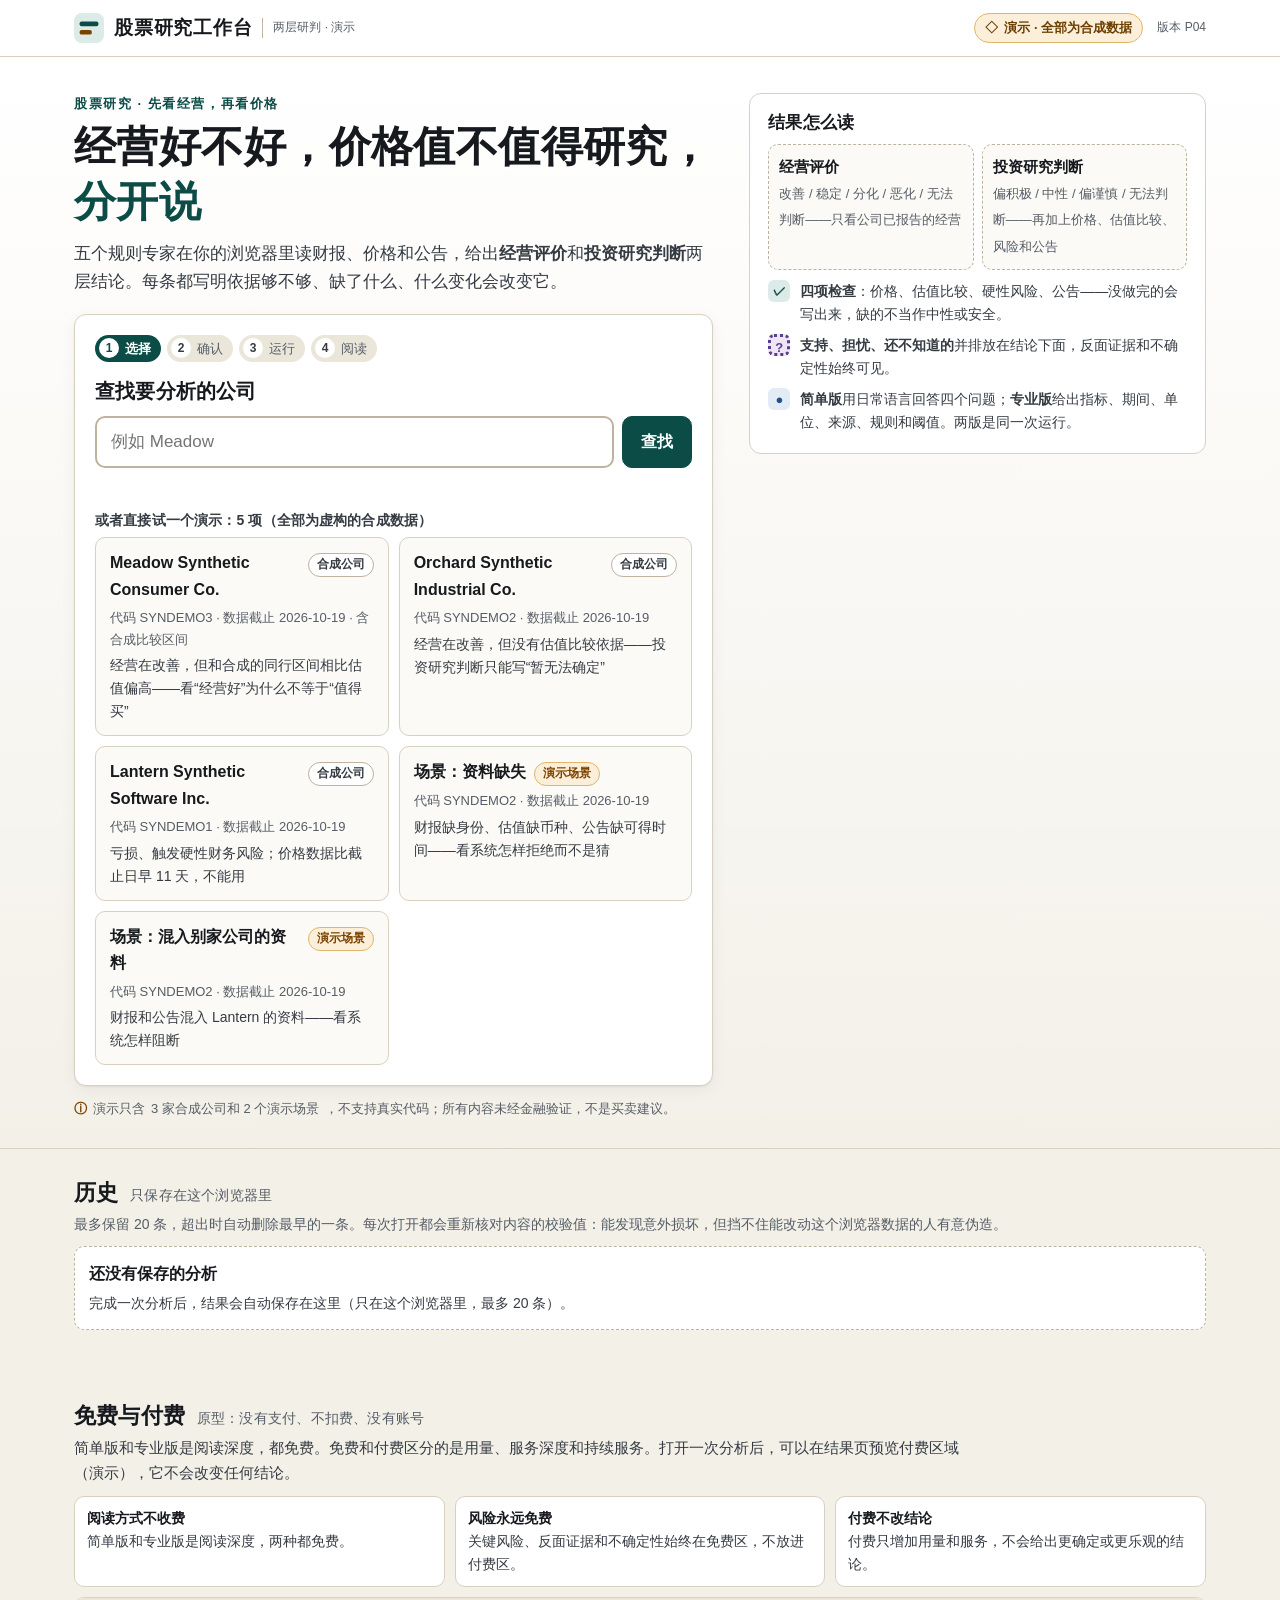
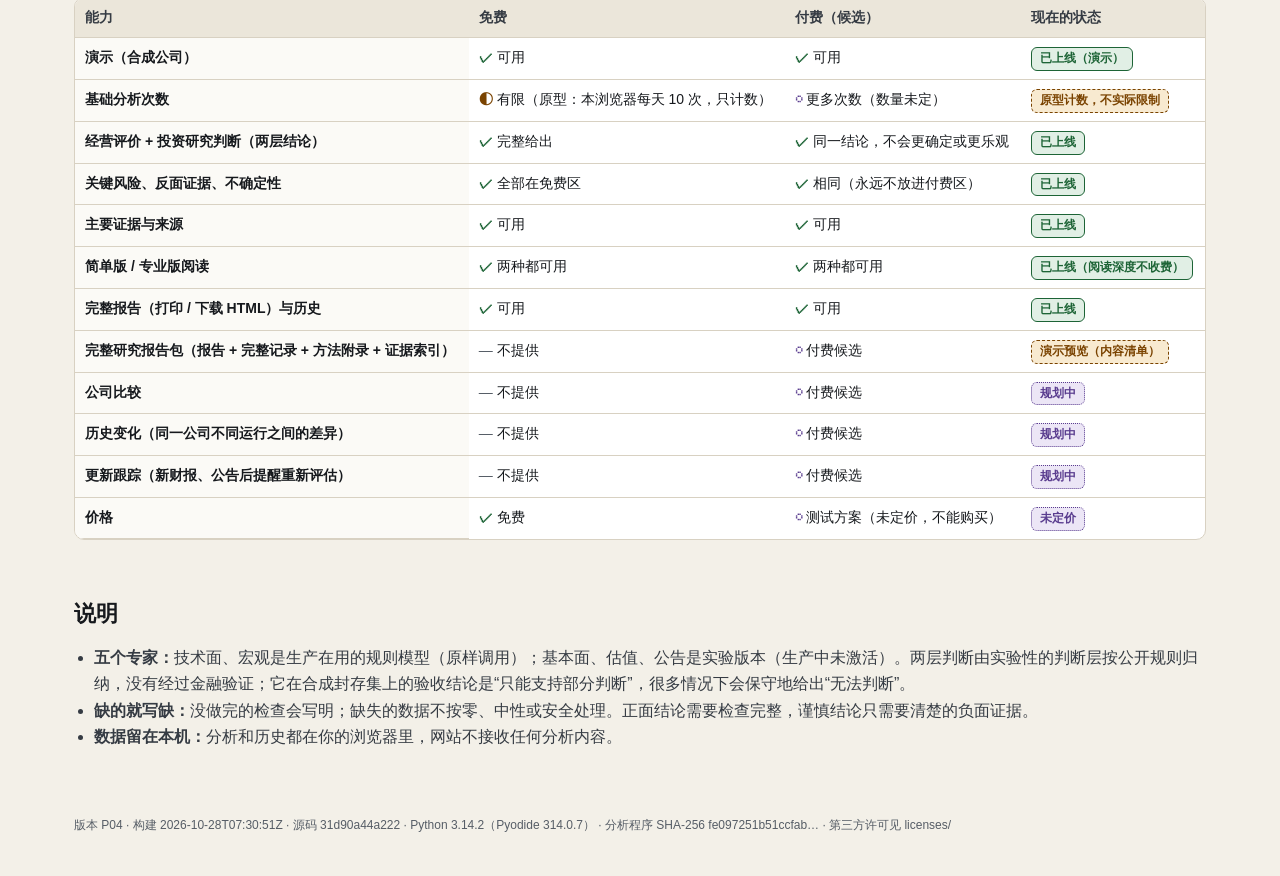
<file: index.html>
<!doctype html>
<html lang="zh-CN">
<head>
<meta charset="utf-8">
<meta name="viewport" content="width=device-width, initial-scale=1">
<meta http-equiv="Content-Security-Policy" content="default-src 'self'; script-src 'self' 'wasm-unsafe-eval'; worker-src 'self'; connect-src 'self'; img-src 'self' data:; style-src 'self'; object-src 'none'; base-uri 'none'; form-action 'none'">
<meta name="referrer" content="no-referrer">
<meta name="color-scheme" content="light dark">
<meta name="description" content="演示：五个规则专家在你的浏览器里分析合成公司数据，给出经营评价和投资研究判断两层结论，并写明依据够不够、缺了什么。不是买卖建议。">
<title>股票研究工作台 · 演示</title>
<link rel="stylesheet" href="style.css">
</head>
<body data-view="start" data-step="choose">
<a class="skip" href="#main">跳到主要内容</a>
<header class="mast">
  <div class="wrap mast-in">
    <a class="logo" href="./" aria-label="股票研究工作台 首页">
      <svg class="logo-mark" viewBox="0 0 32 32" aria-hidden="true" focusable="false"><rect class="lm-bg" x="0" y="0" width="32" height="32" rx="8"/><rect class="lm-a" x="6" y="9" width="20" height="5" rx="2"/><rect class="lm-b" x="6" y="18" width="13" height="5" rx="2"/></svg>
      <span class="logo-text">股票研究工作台</span><span class="logo-sub">两层研判 · 演示</span>
    </a>
    <span class="flag flag-syn"><span aria-hidden="true">◇</span>演示 · 全部为合成数据</span>
    <span class="ver" id="ver">版本加载中…</span>
  </div>
</header>
<p id="live" class="sr-only" aria-live="polite"></p>

<main id="main" tabindex="-1">
<div id="view-home">
  <section class="hero" id="hero">
    <div class="wrap hero-grid">
      <div class="hero-main">
        <p class="eyebrow">股票研究 · 先看经营，再看价格</p>
        <h1>经营好不好，价格值不值得研究，<em>分开说</em></h1>
        <p class="lede">五个规则专家在你的浏览器里读财报、价格和公告，给出<b>经营评价</b>和<b>投资研究判断</b>两层结论。<span class="lede-more">每条都写明依据够不够、缺了什么、什么变化会改变它。</span></p>

        <div class="panel" id="workflow">
          <ol class="stepper" id="stepper" aria-label="分析步骤">
            <li data-n="1"><span class="sn" aria-hidden="true">1</span>选择</li>
            <li data-n="2"><span class="sn" aria-hidden="true">2</span>确认</li>
            <li data-n="3"><span class="sn" aria-hidden="true">3</span>运行</li>
            <li data-n="4"><span class="sn" aria-hidden="true">4</span>阅读</li>
          </ol>

          <div id="step-choose">
            <h2 id="choose-title" class="panel-title">查找要分析的公司</h2>
            <form id="search-form" autocomplete="off" role="search" aria-label="查找公司">
              <label for="q" class="lbl sr-only">公司名称或代码</label>
              <div class="field">
                <input id="q" maxlength="60" placeholder="例如 Meadow" aria-label="公司名称或代码" aria-describedby="match-msg" spellcheck="false">
                <button type="submit" class="btn">查找</button>
              </div>
            </form>
            <p id="match-msg" class="match-msg" role="status" aria-live="polite"></p>
            <h3 class="list-title" id="cases-title">或者直接试一个演示：<span id="cases-n"></span>（全部为虚构的合成数据）</h3>
            <ul id="cases" class="cases" aria-labelledby="cases-title"></ul>
          </div>

          <div id="step-confirm" hidden>
            <h2 id="confirm-title" class="panel-title">确认要分析的对象</h2>
            <div id="confirm-box"></div>
            <p id="confirm-note" class="note" role="status"></p>
            <div class="row">
              <button type="button" id="btn-analyze" class="btn btn-lg">开始分析</button>
              <button type="button" id="btn-back" class="btn ghost">换一个</button>
            </div>
          </div>

          <div id="step-run" hidden>
            <h2 id="run-title" class="panel-title">正在分析</h2>
            <div class="progress" aria-hidden="true"><span></span></div>
            <ol id="stages" class="stages"></ol>
            <p class="run-facts"><span id="run-elapsed"></span><span id="run-net"></span></p>
            <p class="help">分析在你的浏览器里运行，不上传任何内容。百分比无法如实估计，所以这里只显示真实的阶段、用时和已传输的数据量。首次需要下载约 15 MB 的运行环境，之后由浏览器缓存。</p>
            <p id="run-live" class="sr-only" aria-live="polite"></p>
            <div class="row"><button type="button" id="btn-cancel" class="btn ghost">取消</button></div>
          </div>

          <div id="step-error" hidden>
            <h2 id="error-title" class="panel-title">没有完成</h2>
            <p id="error-text" class="err-text" role="alert"></p>
            <p class="help">已保存的历史不受影响。</p>
            <div class="row">
              <button type="button" id="btn-retry" class="btn">重试</button>
              <button type="button" id="btn-error-back" class="btn ghost">返回</button>
            </div>
          </div>
        </div>
        <p class="limits-note">演示只含 <span id="scope-n">几家合成公司</span>，不支持真实代码；所有内容未经金融验证，不是买卖建议。</p>
      </div>

      <aside class="hero-side" aria-labelledby="explain-title">
        <div class="explain">
          <h2 id="explain-title">结果怎么读</h2>
          <div class="ex-layers">
            <div class="ex-layer"><b>经营评价</b><span>改善 / 稳定 / 分化 / 恶化 / 无法判断——只看公司已报告的经营</span></div>
            <div class="ex-layer"><b>投资研究判断</b><span>偏积极 / 中性 / 偏谨慎 / 无法判断——再加上价格、估值比较、风险和公告</span></div>
          </div>
          <ul class="ex-list">
            <li><span class="ico k-rule" aria-hidden="true">✓</span><span><b>四项检查</b>：价格、估值比较、硬性风险、公告——没做完的会写出来，缺的不当作中性或安全。</span></li>
            <li><span class="ico k-unk" aria-hidden="true">?</span><span><b>支持、担忧、还不知道的</b>并排放在结论下面，反面证据和不确定性始终可见。</span></li>
            <li><span class="ico k-fact" aria-hidden="true">●</span><span><b>简单版</b>用日常语言回答四个问题；<b>专业版</b>给出指标、期间、单位、来源、规则和阈值。两版是同一次运行。</span></li>
          </ul>
        </div>
      </aside>
    </div>
  </section>

  <section id="result-view" class="result" hidden></section>

  <section class="wrap block" id="history-box" aria-labelledby="hist-title">
    <div class="block-head">
      <h2 id="hist-title" tabindex="-1">历史 <span class="sub">只保存在这个浏览器里</span></h2>
      <span id="hist-count" class="count"></span>
    </div>
    <p class="help">最多保留 <span id="hist-max"></span> 条，超出时自动删除最早的一条。每次打开都会重新核对内容的校验值：能发现意外损坏，但挡不住能改动这个浏览器数据的人有意伪造。</p>
    <p id="hist-lock" class="note" hidden>分析进行中：完成或取消后才能打开或删除历史记录。</p>
    <p id="hist-msg" class="note" role="status"></p>
    <ul id="history" class="hist"></ul>
    <div class="row" id="clear-row">
      <button type="button" id="btn-clear" class="btn ghost btn-sm" data-lock hidden>清空历史</button>
      <span id="clear-confirm" hidden>
        <span class="note">确定删除全部 <span id="clear-n"></span> 条记录？不能撤销。</span>
        <button type="button" id="btn-clear-yes" class="btn danger btn-sm" data-lock>确定清空</button>
        <button type="button" id="btn-clear-no" class="btn ghost btn-sm">取消</button>
      </span>
    </div>
  </section>

  <section class="wrap block" id="plans-home" aria-labelledby="plans-home-title">
    <div class="block-head"><h2 id="plans-home-title">免费与付费 <span class="sub">原型：没有支付、不扣费、没有账号</span></h2></div>
    <p class="plan-intro">简单版和专业版是阅读深度，都免费。免费和付费区分的是用量、服务深度和持续服务。打开一次分析后，可以在结果页预览付费区域（演示），它不会改变任何结论。</p>
    <div id="plans-home-body"></div>
  </section>

  <section class="wrap block about" id="about" aria-labelledby="about-title">
    <h2 id="about-title">说明</h2>
    <ul>
      <li><b>五个专家：</b>技术面、宏观是生产在用的规则模型（原样调用）；基本面、估值、公告是实验版本（生产中未激活）。两层判断由实验性的判断层按公开规则归纳，没有经过金融验证；它在合成封存集上的验收结论是“只能支持部分判断”，很多情况下会保守地给出“无法判断”。</li>
      <li><b>缺的就写缺：</b>没做完的检查会写明；缺失的数据不按零、中性或安全处理。正面结论需要检查完整，谨慎结论只需要清楚的负面证据。</li>
      <li><b>数据留在本机：</b>分析和历史都在你的浏览器里，网站不接收任何分析内容。</li>
    </ul>
  </section>
</div>

<div id="view-report" class="wrap" hidden></div>
</main>

<footer class="foot wrap" id="foot"></footer>
<script src="app.js" type="module"></script>
</body>
</html>
</file>
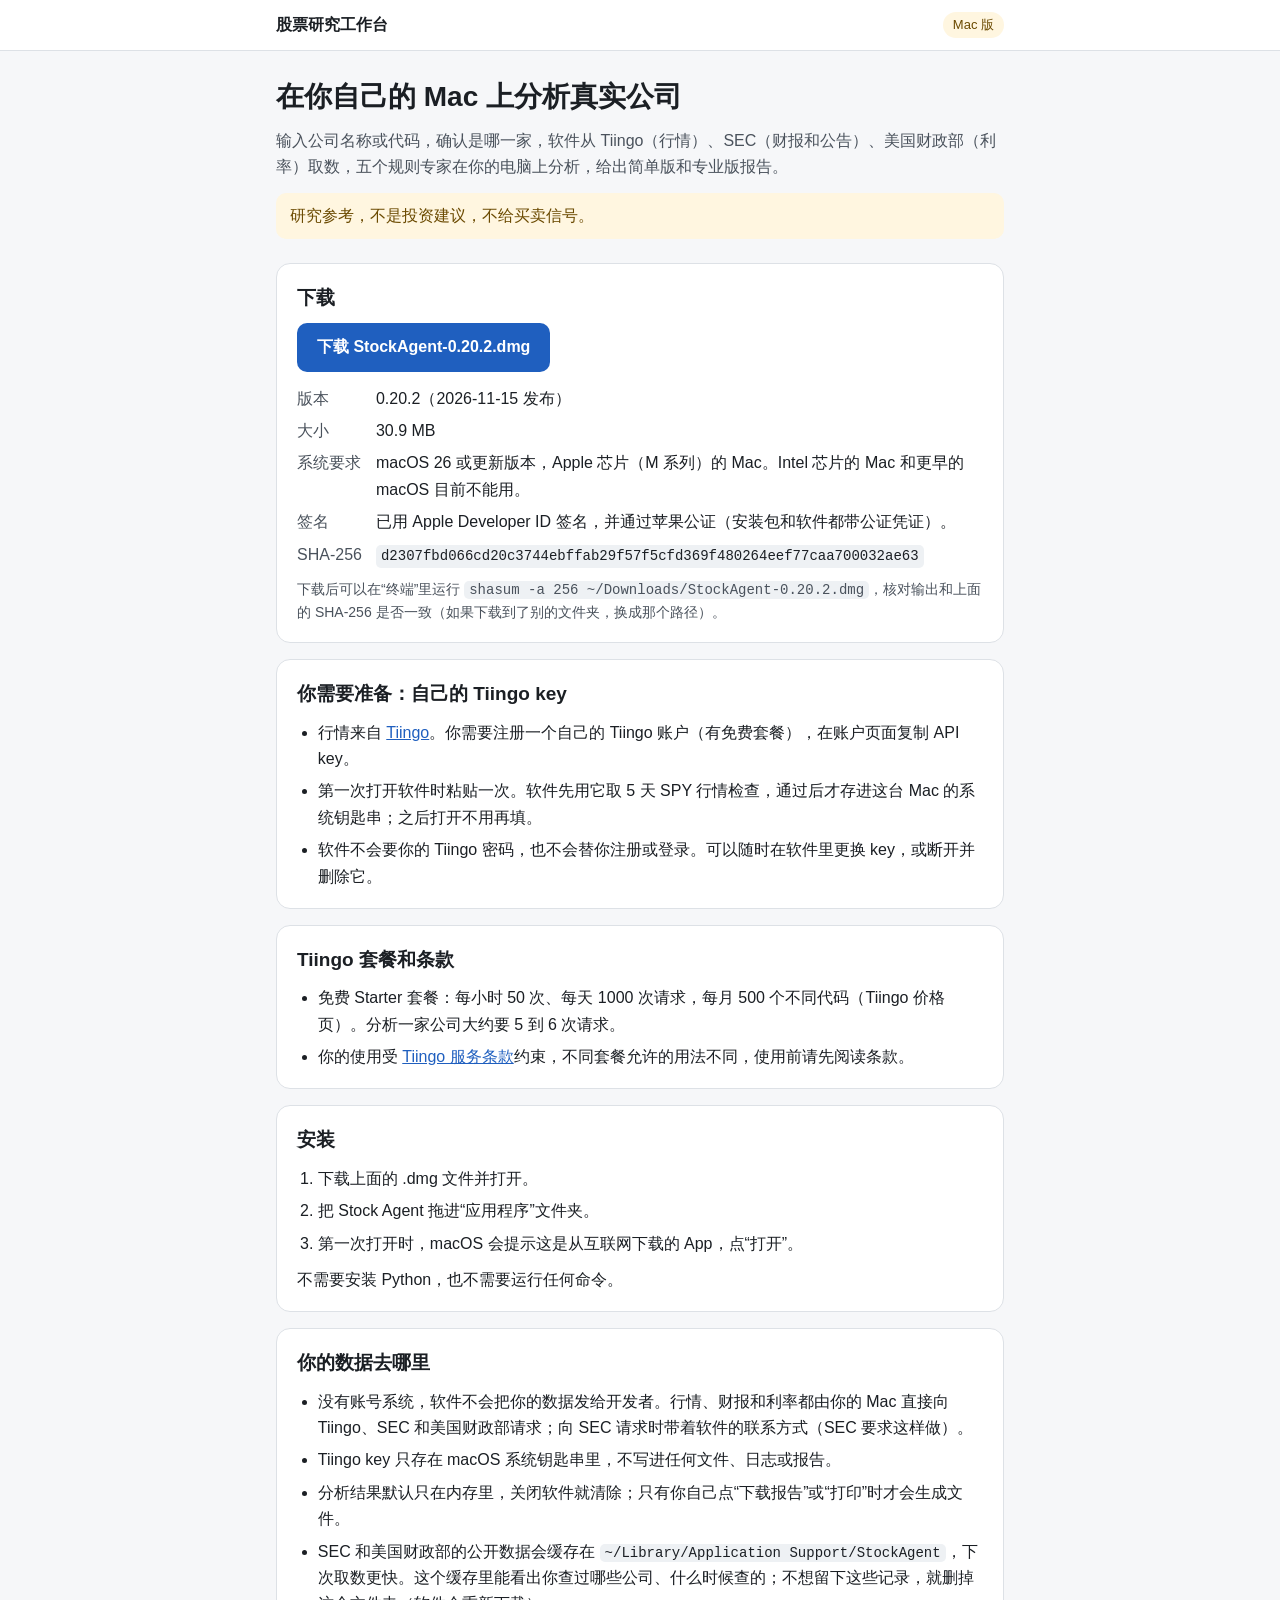
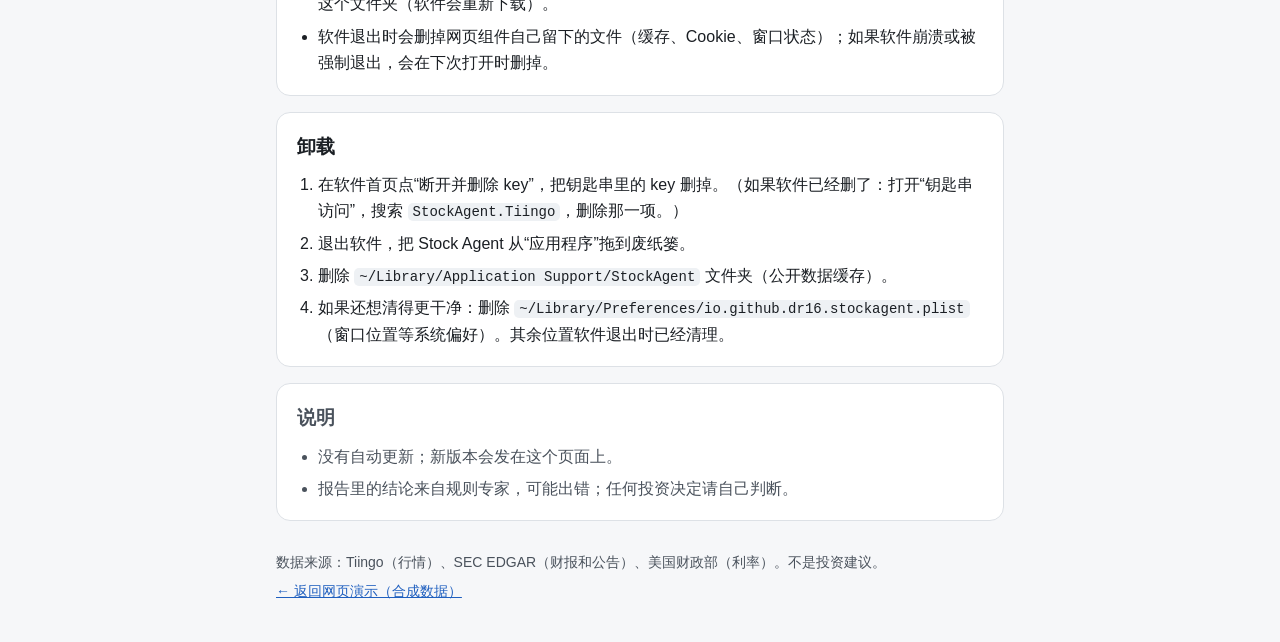
<file: download/index.html>
<!doctype html>
<html lang="zh-CN">
<head>
<meta charset="utf-8">
<meta name="viewport" content="width=device-width, initial-scale=1">
<meta http-equiv="Content-Security-Policy" content="default-src 'none'; style-src 'self'; img-src 'self' data:; base-uri 'none'; form-action 'none'">
<meta name="referrer" content="no-referrer">
<meta name="color-scheme" content="light dark">
<meta name="description" content="股票研究工作台 Mac 版：在你自己的 Mac 上用你自己的 Tiingo key 取数，五个规则专家在本机分析。研究参考，不是投资建议。">
<title>Mac 版下载 · 股票研究工作台</title>
<link rel="stylesheet" href="download.css">
</head>
<body>
<header class="mast">
  <div class="wrap mast-in">
    <a class="logo" href="../">股票研究工作台</a>
    <span class="flag">Mac 版</span>
  </div>
</header>

<main class="wrap">
  <section class="intro">
    <h1>在你自己的 Mac 上分析真实公司</h1>
    <p class="lede">输入公司名称或代码，确认是哪一家，软件从 Tiingo（行情）、SEC（财报和公告）、美国财政部（利率）取数，五个规则专家在你的电脑上分析，给出简单版和专业版报告。</p>
    <p class="warn">研究参考，不是投资建议，不给买卖信号。</p>
  </section>

  <section class="card download" aria-labelledby="dl-title">
    <h2 id="dl-title">下载</h2>
    <p><a class="btn" href="https://github.com/DR-16/stock-agent-demo/releases/download/mac-0.20.2/StockAgent-0.20.2.dmg">下载 StockAgent-0.20.2.dmg</a></p>
    <dl class="facts">
      <dt>版本</dt><dd>0.20.2（2026-11-15 发布）</dd>
      <dt>大小</dt><dd>30.9 MB</dd>
      <dt>系统要求</dt><dd>macOS 26 或更新版本，Apple 芯片（M 系列）的 Mac。Intel 芯片的 Mac 和更早的 macOS 目前不能用。</dd>
      <dt>签名</dt><dd>已用 Apple Developer ID 签名，并通过苹果公证（安装包和软件都带公证凭证）。</dd>
      <dt>SHA-256</dt><dd><code class="hash">d2307fbd066cd20c3744ebffab29f57f5cfd369f480264eef77caa700032ae63</code></dd>
    </dl>
    <p class="small">下载后可以在“终端”里运行 <code>shasum -a 256 ~/Downloads/StockAgent-0.20.2.dmg</code>，核对输出和上面的 SHA-256 是否一致（如果下载到了别的文件夹，换成那个路径）。</p>
  </section>

  <section class="card">
    <h2>你需要准备：自己的 Tiingo key</h2>
    <ul>
      <li>行情来自 <a href="https://www.tiingo.com/" rel="noreferrer">Tiingo</a>。你需要注册一个自己的 Tiingo 账户（有免费套餐），在账户页面复制 API key。</li>
      <li>第一次打开软件时粘贴一次。软件先用它取 5 天 SPY 行情检查，通过后才存进这台 Mac 的系统钥匙串；之后打开不用再填。</li>
      <li>软件不会要你的 Tiingo 密码，也不会替你注册或登录。可以随时在软件里更换 key，或断开并删除它。</li>
    </ul>
  </section>

  <section class="card">
    <h2>Tiingo 套餐和条款</h2>
    <ul>
      <li>免费 Starter 套餐：每小时 50 次、每天 1000 次请求，每月 500 个不同代码（Tiingo 价格页）。分析一家公司大约要 5 到 6 次请求。</li>
      <li>你的使用受 <a href="https://www.tiingo.com/tos/" rel="noreferrer">Tiingo 服务条款</a>约束，不同套餐允许的用法不同，使用前请先阅读条款。</li>
    </ul>
  </section>

  <section class="card">
    <h2>安装</h2>
    <ol>
      <li>下载上面的 .dmg 文件并打开。</li>
      <li>把 Stock Agent 拖进“应用程序”文件夹。</li>
      <li>第一次打开时，macOS 会提示这是从互联网下载的 App，点“打开”。</li>
    </ol>
    <p>不需要安装 Python，也不需要运行任何命令。</p>
  </section>

  <section class="card">
    <h2>你的数据去哪里</h2>
    <ul>
      <li>没有账号系统，软件不会把你的数据发给开发者。行情、财报和利率都由你的 Mac 直接向 Tiingo、SEC 和美国财政部请求；向 SEC 请求时带着软件的联系方式（SEC 要求这样做）。</li>
      <li>Tiingo key 只存在 macOS 系统钥匙串里，不写进任何文件、日志或报告。</li>
      <li>分析结果默认只在内存里，关闭软件就清除；只有你自己点“下载报告”或“打印”时才会生成文件。</li>
      <li>SEC 和美国财政部的公开数据会缓存在 <code>~/Library/Application Support/StockAgent</code>，下次取数更快。这个缓存里能看出你查过哪些公司、什么时候查的；不想留下这些记录，就删掉这个文件夹（软件会重新下载）。</li>
      <li>软件退出时会删掉网页组件自己留下的文件（缓存、Cookie、窗口状态）；如果软件崩溃或被强制退出，会在下次打开时删掉。</li>
    </ul>
  </section>

  <section class="card">
    <h2>卸载</h2>
    <ol>
      <li>在软件首页点“断开并删除 key”，把钥匙串里的 key 删掉。（如果软件已经删了：打开“钥匙串访问”，搜索 <code>StockAgent.Tiingo</code>，删除那一项。）</li>
      <li>退出软件，把 Stock Agent 从“应用程序”拖到废纸篓。</li>
      <li>删除 <code>~/Library/Application Support/StockAgent</code> 文件夹（公开数据缓存）。</li>
      <li>如果还想清得更干净：删除 <code>~/Library/Preferences/io.github.dr16.stockagent.plist</code>（窗口位置等系统偏好）。其余位置软件退出时已经清理。</li>
    </ol>
  </section>

  <section class="card muted">
    <h2>说明</h2>
    <ul>
      <li>没有自动更新；新版本会发在这个页面上。</li>
      <li>报告里的结论来自规则专家，可能出错；任何投资决定请自己判断。</li>
    </ul>
  </section>
</main>

<footer class="foot wrap">
  <p>数据来源：Tiingo（行情）、SEC EDGAR（财报和公告）、美国财政部（利率）。不是投资建议。</p>
  <p><a href="../">← 返回网页演示（合成数据）</a></p>
</footer>
</body>
</html>
</file>
<file: style.css>
/* Q15 research workbench - shared by the demo page (site/) and the local real-trial page (local_site_q15/real/, byte copy).
   Tokens first (light, then dark). Every text colour pair is meant to reach WCAG AA (4.5:1); the browser check computes the ratios on the page.
   Status is never colour alone: every status carries an icon shape and a word. No external fonts (the CSP allows none), no inline styles. */
:root {
  --paper: #f3f0e8; --surface: #ffffff; --sunk: #ebe6da; --raise: #fbfaf6;
  --ink: #16191d; --ink-2: #353b43; --muted: #565d66; --line: #d8d1c2; --line-2: #bdb39e;
  --brand: #0c4c47; --brand-2: #083a36; --brand-soft: #dcebe8; --brand-ink: #ffffff; --focus: #1d5fd1;
  --fact: #1f4f8c; --fact-soft: #e3ebf6; --rule: #0c4c47; --rule-soft: #dcebe8; --assume: #7a4300; --assume-soft: #f8ead0; --unk: #5a3d8f; --unk-soft: #ece6f6;
  --ok: #1d6436; --ok-soft: #e1efe5; --warn: #7a4300; --warn-soft: #f8ead0; --bad: #982a20; --bad-soft: #f6e0dc; --na: #4c535c; --na-soft: #e8e5df;
  --chart-bar: #9fc3bd; --chart-bar-line: #0c4c47; --chart-line: #7a4300; --chart-grid: #ddd6c8; --chart-area: #dcebe8; --chart-range: #c9d9ec; --chart-range-line: #1f4f8c;
  --syn: #6b3f00; --syn-soft: #fbefd9; --syn-line: #e0b768;
  --real: #7f1d1d; --real-soft: #fde8e4; --real-line: #e2a49b;
  --shadow: 0 1px 2px rgba(22, 25, 29, .06), 0 4px 16px rgba(22, 25, 29, .05);
  --r: 12px; --r-sm: 8px;
  --serif: "Songti SC", "Noto Serif SC", "Source Han Serif SC", "STSong", Georgia, serif;
  --sans: -apple-system, BlinkMacSystemFont, "Segoe UI", "PingFang SC", "Hiragino Sans GB", "Microsoft YaHei", "Noto Sans SC", sans-serif;
  --mono: ui-monospace, "SF Mono", Menlo, Consolas, monospace;
  color-scheme: light;
}
@media (prefers-color-scheme: dark) {
  :root {
    --paper: #121416; --surface: #1b1e22; --sunk: #23272c; --raise: #1f2327;
    --ink: #eceae4; --ink-2: #d2d0c9; --muted: #a9adb3; --line: #34393f; --line-2: #4a5058;
    --brand: #7fcfc4; --brand-2: #a6e0d7; --brand-soft: #1d3633; --brand-ink: #0c1615; --focus: #8cb4ff;
    --fact: #9cc0f2; --fact-soft: #1d2a3b; --rule: #7fcfc4; --rule-soft: #1d3633; --assume: #f0c27a; --assume-soft: #3a2c15; --unk: #c8b5f2; --unk-soft: #2c2540;
    --ok: #8fd6a4; --ok-soft: #1b3324; --warn: #f0c27a; --warn-soft: #3a2c15; --bad: #f4a69b; --bad-soft: #3d1f1b; --na: #c2c6cc; --na-soft: #2a2e33;
    --chart-bar: #2f5e58; --chart-bar-line: #7fcfc4; --chart-line: #f0c27a; --chart-grid: #343a40; --chart-area: #1d3633; --chart-range: #2a3d58; --chart-range-line: #9cc0f2;
    --syn: #f3cf8f; --syn-soft: #33270f; --syn-line: #7a5a1c;
    --real: #ffb4a8; --real-soft: #3b1714; --real-line: #7a3229;
    --shadow: 0 1px 2px rgba(0, 0, 0, .4);
    color-scheme: dark;
  }
}

* { box-sizing: border-box; }
html { -webkit-text-size-adjust: 100%; }
body { margin: 0; background: var(--paper); color: var(--ink); font: 16px/1.65 var(--sans); }
h1, h2, h3 { font-family: var(--serif); line-height: 1.3; margin: 0; letter-spacing: .01em; }
p { margin: 0 0 .6em; }
a { color: var(--brand); }
button, input { font: inherit; }
:focus-visible { outline: 3px solid var(--focus); outline-offset: 2px; border-radius: 4px; }
.wrap { max-width: 1180px; margin: 0 auto; padding: 0 24px; }
.sr-only { position: absolute; width: 1px; height: 1px; overflow: hidden; clip: rect(0 0 0 0); white-space: nowrap; }
.mono { font-family: var(--mono); font-size: .9em; overflow-wrap: anywhere; }
.num { font-variant-numeric: tabular-nums; }
.skip { position: absolute; left: 12px; top: -60px; background: var(--brand); color: var(--brand-ink); padding: 8px 14px; border-radius: 8px; z-index: 50; }
.skip:focus { top: 12px; }
[hidden] { display: none !important; }

/* ---------------------------------------------------------------- masthead */
.mast { background: var(--surface); border-bottom: 1px solid var(--line); position: relative; z-index: 5; }
.mast-in { display: flex; align-items: center; gap: 14px; min-height: 56px; flex-wrap: wrap; }
.logo { display: inline-flex; align-items: center; gap: 10px; color: var(--ink); text-decoration: none; }
.logo-mark { width: 30px; height: 30px; flex: none; }
.logo-mark .lm-a { fill: var(--brand); } .logo-mark .lm-b { fill: var(--assume); } .logo-mark .lm-bg { fill: var(--brand-soft); }
.logo-text { font-family: var(--serif); font-weight: 700; font-size: 19px; letter-spacing: .04em; }
.logo-sub { font-size: 12px; color: var(--muted); border-left: 1px solid var(--line-2); padding-left: 10px; }
.flag { display: inline-flex; align-items: center; gap: 6px; font-size: 13px; font-weight: 600; padding: 3px 10px; border-radius: 999px; border: 1px solid; }
.flag-syn { color: var(--syn); background: var(--syn-soft); border-color: var(--syn-line); }
.flag-real { color: var(--real); background: var(--real-soft); border-color: var(--real-line); }
.mast .flag { margin-left: auto; }
.ver { font-size: 12px; color: var(--muted); }

/* ---------------------------------------------------------------- buttons, fields */
.btn { display: inline-flex; align-items: center; justify-content: center; gap: 6px; min-height: 44px; padding: 8px 18px; border-radius: 10px; border: 1px solid var(--brand);
  background: var(--brand); color: var(--brand-ink); font-weight: 600; cursor: pointer; text-decoration: none; }
.btn:hover { background: var(--brand-2); border-color: var(--brand-2); }
.btn[disabled] { opacity: .55; cursor: not-allowed; }
.btn.ghost { background: transparent; color: var(--brand); }
.btn.ghost:hover { background: var(--brand-soft); }
.btn.danger { background: var(--bad); border-color: var(--bad); color: #fff; }
.btn-sm { min-height: 36px; padding: 4px 12px; font-size: 14px; }
.btn-lg { min-height: 50px; padding: 10px 26px; font-size: 17px; }
.linkbtn { background: none; border: 0; color: var(--brand); font-weight: 600; cursor: pointer; padding: 6px 2px; min-height: 36px; }
.row { display: flex; flex-wrap: wrap; gap: 10px; align-items: center; margin-top: 12px; }
.lbl { display: block; font-weight: 600; margin-bottom: 6px; }
.field { display: flex; gap: 8px; }
.field input { flex: 1; min-width: 0; min-height: 50px; padding: 10px 14px; border: 2px solid var(--line-2); border-radius: 10px; background: var(--surface); color: var(--ink); font-size: 17px; }
.field input:focus { border-color: var(--brand); }
.help { font-size: 14px; color: var(--muted); }
.note { font-size: 14px; color: var(--ink-2); }
.warn-text { color: var(--warn); }

/* ---------------------------------------------------------------- home */
.hero { padding: 36px 0 28px; background: linear-gradient(180deg, var(--surface) 0, var(--paper) 100%); border-bottom: 1px solid var(--line); }
.hero-grid { display: grid; grid-template-columns: minmax(0, 7fr) minmax(0, 5fr); gap: 36px; align-items: start; }
.eyebrow { font-size: 13px; font-weight: 700; color: var(--brand); letter-spacing: .12em; margin-bottom: 6px; }
.hero h1 { font-size: 42px; margin-bottom: 10px; }
.hero h1 em { font-style: normal; color: var(--brand); }
.lede { font-size: 17px; color: var(--ink-2); max-width: 40em; margin-bottom: 18px; }
.panel { background: var(--surface); border: 1px solid var(--line); border-radius: var(--r); padding: 20px; box-shadow: var(--shadow); }
.panel-title { font-size: 20px; margin-bottom: 12px; }
.stepper { display: flex; gap: 6px; list-style: none; padding: 0; margin: 0 0 16px; font-size: 13px; color: var(--muted); }
.stepper li { display: flex; align-items: center; gap: 6px; padding: 3px 10px 3px 4px; border-radius: 999px; background: var(--sunk); }
.stepper .sn { width: 20px; height: 20px; border-radius: 50%; background: var(--surface); color: var(--ink-2); display: inline-grid; place-items: center; font-weight: 700; font-size: 12px; }
.stepper li[aria-current] { background: var(--brand); color: var(--brand-ink); font-weight: 600; }
.stepper li[aria-current] .sn { background: var(--brand-ink); color: var(--brand); }
.stepper li.done .sn::after { content: "✓"; } .stepper li.done .sn { font-size: 0; } .stepper li.done .sn::after { font-size: 12px; }
.match-msg { min-height: 1.5em; font-size: 14px; margin: 8px 0 4px; }
.match-msg.warn { color: var(--warn); font-weight: 600; }
.list-title { font-family: var(--sans); font-size: 14px; font-weight: 600; color: var(--ink-2); margin: 14px 0 8px; }
.cases { list-style: none; padding: 0; margin: 0; display: grid; grid-template-columns: repeat(2, minmax(0, 1fr)); gap: 10px; }
.case { width: 100%; height: 100%; text-align: left; display: flex; flex-direction: column; gap: 4px; padding: 12px 14px; background: var(--raise); border: 1px solid var(--line);
  border-radius: 10px; cursor: pointer; color: var(--ink); }
.case:hover { border-color: var(--brand); background: var(--surface); }
.case.hit { border-color: var(--brand); box-shadow: inset 3px 0 0 var(--brand); }
.case-top { display: flex; gap: 8px; align-items: baseline; justify-content: space-between; }
.case-title { font-weight: 700; }
.case-meta { font-size: 13px; color: var(--muted); }
.case-note { font-size: 14px; color: var(--ink-2); }
.tag { display: inline-flex; align-items: center; gap: 4px; font-size: 12px; font-weight: 600; padding: 1px 8px; border-radius: 999px; border: 1px solid var(--line-2); color: var(--ink-2); background: var(--surface); white-space: nowrap; }
.tag-sc { color: var(--assume); border-color: var(--syn-line); background: var(--syn-soft); }
.tag-bad { color: var(--bad); border-color: var(--bad); background: var(--bad-soft); }
.confirm-name { font-family: var(--serif); font-size: 22px; font-weight: 700; display: flex; gap: 10px; align-items: center; flex-wrap: wrap; margin-bottom: 8px; }
.kv { display: grid; grid-template-columns: max-content 1fr; gap: 4px 16px; margin: 8px 0; }
.kv dt { color: var(--muted); } .kv dd { margin: 0; overflow-wrap: anywhere; }
.stages { list-style: none; padding: 0; margin: 0 0 10px; display: grid; gap: 6px; }
.stage { display: grid; grid-template-columns: 26px 1fr auto; gap: 10px; align-items: center; padding: 8px 10px; border-radius: 8px; background: var(--raise); border: 1px solid var(--line); }
.st-icon { width: 22px; height: 22px; border-radius: 50%; border: 2px solid var(--line-2); display: grid; place-items: center; font-size: 12px; font-weight: 700; }
.stage.done .st-icon { border-color: var(--ok); color: var(--ok); } .stage.done .st-icon::after { content: "✓"; }
.stage.now { border-color: var(--brand); } .stage.now .st-icon { border-color: var(--brand); border-top-color: transparent; animation: spin 1s linear infinite; }
.stage.wait { color: var(--muted); }
.st-name { display: block; font-weight: 600; } .st-sub { display: block; font-size: 13px; color: var(--muted); }
.st-time { font-size: 13px; color: var(--ink-2); font-variant-numeric: tabular-nums; }
.progress { height: 4px; border-radius: 4px; background: var(--sunk); overflow: hidden; margin: 4px 0 10px; }
.progress span { display: block; height: 100%; width: 30%; background: var(--brand); animation: slide 1.4s ease-in-out infinite; }
@keyframes spin { to { transform: rotate(360deg); } }
@keyframes slide { 0% { transform: translateX(-100%); } 100% { transform: translateX(340%); } }
@media (prefers-reduced-motion: reduce) { .stage.now .st-icon, .progress span { animation: none; } .progress span { width: 100%; opacity: .5; } }
.run-facts { display: flex; gap: 16px; flex-wrap: wrap; font-size: 14px; color: var(--ink-2); font-variant-numeric: tabular-nums; }
.err-text { color: var(--bad); font-weight: 600; }
.limits-note { font-size: 13px; color: var(--muted); margin: 12px 0 0; display: flex; gap: 6px; align-items: baseline; }
.limits-note::before { content: "ⓘ"; color: var(--assume); font-weight: 700; }

.hero-side { display: grid; gap: 14px; }
.explain { background: var(--surface); border: 1px solid var(--line); border-radius: var(--r); padding: 18px; }
.explain h2 { font-size: 17px; margin-bottom: 10px; }
.ex-layers { display: grid; grid-template-columns: 1fr 1fr; gap: 8px; margin-bottom: 10px; }
.ex-layer { border: 1px dashed var(--line-2); border-radius: 10px; padding: 10px; background: var(--raise); }
.ex-layer b { display: block; font-family: var(--serif); font-size: 15px; }
.ex-layer span { font-size: 13px; color: var(--muted); }
.ex-list { list-style: none; padding: 0; margin: 0; display: grid; gap: 8px; font-size: 14px; color: var(--ink-2); }
.ex-list li { display: grid; grid-template-columns: 24px 1fr; gap: 8px; align-items: start; }
.ex-list .ico { width: 22px; height: 22px; border-radius: 6px; display: grid; place-items: center; font-weight: 700; font-size: 13px; }
.scope { font-size: 14px; color: var(--ink-2); background: var(--syn-soft); border: 1px solid var(--syn-line); border-radius: 10px; padding: 10px 12px; margin: 0; }

.block { padding: 30px 24px; }
.block-head { display: flex; align-items: baseline; justify-content: space-between; gap: 12px; flex-wrap: wrap; margin-bottom: 6px; }
.block h2 { font-size: 22px; }
.block h2 .sub { font-family: var(--sans); font-size: 14px; font-weight: 400; color: var(--muted); margin-left: 6px; }
.count { font-size: 14px; color: var(--muted); }
.hist { list-style: none; padding: 0; margin: 10px 0 0; display: grid; gap: 8px; }
.h-item { display: flex; justify-content: space-between; gap: 12px; align-items: center; padding: 12px 14px; background: var(--surface); border: 1px solid var(--line); border-radius: 10px; flex-wrap: wrap; }
.h-item.damaged { border-style: dashed; }
.h-title { font-weight: 700; display: flex; gap: 8px; flex-wrap: wrap; align-items: center; }
.h-meta { font-size: 13px; color: var(--muted); }
.h-concl { font-size: 14px; color: var(--ink-2); margin-top: 2px; }
.h-actions { display: flex; gap: 8px; }
.empty { padding: 14px; background: var(--surface); border: 1px dashed var(--line-2); border-radius: 10px; }
.empty p { margin: 4px 0 0; font-size: 14px; color: var(--ink-2); }
.about ul { padding-left: 20px; color: var(--ink-2); }
.foot { padding: 20px 24px 40px; font-size: 12px; color: var(--muted); overflow-wrap: anywhere; }

/* ---------------------------------------------------------------- result: top bar and header */
.result { padding-bottom: 40px; }
.res-bar { position: sticky; top: 0; z-index: 4; background: var(--surface); border-bottom: 1px solid var(--line); }
.res-bar-in { display: flex; align-items: center; gap: 12px; min-height: 58px; flex-wrap: wrap; padding-top: 6px; padding-bottom: 6px; }
.res-bar .sp { flex: 1; }
.res-bar-name { font-weight: 700; font-size: 15px; max-width: 32ch; overflow: hidden; text-overflow: ellipsis; white-space: nowrap; }
.mode { display: inline-flex; padding: 3px; border-radius: 12px; background: var(--sunk); border: 1px solid var(--line); }
.mode button { border: 0; background: transparent; color: var(--ink-2); padding: 6px 14px; border-radius: 9px; cursor: pointer; font-weight: 600; min-height: 40px; display: inline-flex; flex-direction: column; align-items: center; line-height: 1.2; }
.mode button small { font-size: 11px; font-weight: 400; color: var(--muted); }
.mode button[aria-pressed="true"] { background: var(--surface); color: var(--brand); box-shadow: var(--shadow); outline: 2px solid var(--brand); outline-offset: -2px; }
.mode button[aria-pressed="true"] small { color: var(--ink-2); }
.mode button[aria-pressed="true"]::before { content: "● "; font-size: 10px; }
.res-head { padding: 24px 0 8px; }
.res-title-row { display: flex; gap: 12px; align-items: center; flex-wrap: wrap; }
.res-head h1 { font-size: 32px; }
.res-facts { display: flex; flex-wrap: wrap; gap: 6px 18px; margin: 10px 0 0; padding: 0; list-style: none; font-size: 14px; color: var(--ink-2); }
.res-facts b { color: var(--muted); font-weight: 400; margin-right: 4px; }
.data-label { display: inline-flex; align-items: center; gap: 6px; font-weight: 700; font-size: 14px; padding: 4px 12px; border-radius: 8px; border: 1px solid; }
.data-label.syn { color: var(--syn); background: var(--syn-soft); border-color: var(--syn-line); }
.data-label.real { color: var(--real); background: var(--real-soft); border-color: var(--real-line); font-size: 15px; }
.run-line { font-size: 13px; color: var(--muted); margin: 8px 0 0; }
.run-line .mono { color: var(--ink-2); }
.alert { border-radius: 10px; padding: 12px 14px; margin: 12px 0; border: 1px solid; }
.alert strong { display: block; }
.alert.bad { color: var(--bad); background: var(--bad-soft); border-color: var(--bad); }
.alert.warn { color: var(--warn); background: var(--warn-soft); border-color: var(--syn-line); }

/* two-layer summary */
.summary { display: grid; grid-template-columns: 1fr 1fr; gap: 16px; margin-top: 16px; }
.layer { background: var(--surface); border: 1px solid var(--line); border-radius: var(--r); padding: 18px 20px; box-shadow: var(--shadow); display: flex; flex-direction: column; gap: 8px; border-top: 4px solid var(--brand); }
.layer.inv { border-top-color: var(--ink-2); }
.layer-cap { display: flex; justify-content: space-between; gap: 10px; align-items: baseline; flex-wrap: wrap; }
.layer-cap h2 { font-family: var(--sans); font-size: 15px; font-weight: 700; color: var(--ink-2); }
.layer-cap span { font-size: 13px; color: var(--muted); }
.layer-label { display: flex; align-items: center; gap: 12px; flex-wrap: wrap; }
.layer-label strong { font-family: var(--serif); font-size: 34px; line-height: 1.15; color: var(--ink); }
.layer-ico { width: 44px; height: 44px; border-radius: 12px; display: grid; place-items: center; font-size: 22px; font-weight: 700; background: var(--sunk); color: var(--ink-2); border: 1px solid var(--line); flex: none; }
.basis { display: inline-flex; align-items: center; gap: 6px; font-size: 14px; font-weight: 600; padding: 3px 10px; border-radius: 999px; border: 1px solid var(--line-2); background: var(--raise); color: var(--ink-2); }
.basis .bi { font-size: 13px; }
.basis.b-full { color: var(--ok); border-color: var(--ok); background: var(--ok-soft); }
.basis.b-part { color: var(--warn); border-color: var(--syn-line); background: var(--warn-soft); }
.basis.b-none { color: var(--na); border-color: var(--line-2); background: var(--na-soft); }
.layer-why { color: var(--ink-2); margin: 0; }
.layer-not { font-size: 13px; color: var(--muted); margin: 0; }
.missing { margin: 0; padding: 10px 12px; background: var(--unk-soft); border-radius: 8px; font-size: 14px; color: var(--ink); }
.missing b { color: var(--unk); }
.missing ul { margin: 4px 0 0; padding-left: 18px; }
.checks { display: grid; grid-template-columns: repeat(4, minmax(0, 1fr)); gap: 10px; margin: 14px 0 0; padding: 0; list-style: none; }
.chk { background: var(--surface); border: 1px solid var(--line); border-radius: 10px; padding: 10px 12px; display: grid; grid-template-columns: 26px 1fr; gap: 2px 8px; align-items: start; }
.chk-ico { grid-row: span 2; width: 24px; height: 24px; border-radius: 50%; display: grid; place-items: center; font-size: 13px; font-weight: 800; border: 2px solid; }
.chk-name { font-weight: 700; font-size: 14px; }
.chk-state { font-size: 13px; color: var(--ink-2); }
.chk-more { grid-column: 2; font-size: 12px; color: var(--muted); }
.st-ok .chk-ico { color: var(--ok); border-color: var(--ok); background: var(--ok-soft); }
.st-part .chk-ico { color: var(--warn); border-color: var(--warn); background: var(--warn-soft); }
.st-no .chk-ico { color: var(--bad); border-color: var(--bad); background: var(--bad-soft); }
.st-ok .chk-state b { color: var(--ok); } .st-part .chk-state b { color: var(--warn); } .st-no .chk-state b { color: var(--bad); }
.limit-line { font-size: 13px; color: var(--ink-2); margin: 12px 0 0; padding: 8px 12px; background: var(--syn-soft); border-left: 3px solid var(--syn-line); border-radius: 0 8px 8px 0; }
.limit-line details { display: inline; } .limit-line summary { display: inline; cursor: pointer; color: var(--brand); font-weight: 600; }
.limit-line ul { margin: 6px 0 0; padding-left: 18px; }

/* support / worries / unknowns */
.sides { display: grid; grid-template-columns: repeat(3, minmax(0, 1fr)); gap: 14px; margin-top: 18px; }
.side { background: var(--surface); border: 1px solid var(--line); border-radius: var(--r); padding: 14px 16px; }
.side h2 { font-family: var(--sans); font-size: 15px; display: flex; align-items: center; gap: 8px; margin-bottom: 8px; }
.side h2 .si { width: 24px; height: 24px; border-radius: 7px; display: grid; place-items: center; font-size: 13px; font-weight: 800; }
.side ul { margin: 0; padding-left: 18px; font-size: 14px; color: var(--ink-2); }
.side li { margin-bottom: 6px; overflow-wrap: anywhere; }
.side .none { font-size: 14px; color: var(--ink-2); margin: 0; }
.side-sup { border-top: 3px solid var(--ok); } .side-sup .si { background: var(--ok-soft); color: var(--ok); }
.side-wor { border-top: 3px solid var(--bad); } .side-wor .si { background: var(--bad-soft); color: var(--bad); }
.side-unk { border-top: 3px solid var(--unk); } .side-unk .si { background: var(--unk-soft); color: var(--unk); }
.side .more-n { font-size: 13px; color: var(--muted); }

/* experts strip */
.experts { display: grid; grid-template-columns: repeat(5, minmax(0, 1fr)); gap: 8px; list-style: none; padding: 0; margin: 10px 0 0; }
.ex { background: var(--surface); border: 1px solid var(--line); border-radius: 10px; padding: 10px 12px; font-size: 13px; }
.ex-name { font-weight: 700; font-size: 14px; display: block; }
.ex-scope { color: var(--muted); display: block; }
.ex-st { display: flex; gap: 6px; align-items: center; margin-top: 4px; font-weight: 600; }
.ex-st .mk { width: 18px; height: 18px; border-radius: 50%; display: inline-grid; place-items: center; font-size: 11px; border: 2px solid; }
.ex.ok .mk { color: var(--ok); border-color: var(--ok); } .ex.bad .mk { color: var(--bad); border-color: var(--bad); }
.ex.bad { border-style: dashed; }
.ex-plain { margin: 6px 0 0; color: var(--ink-2); }
.ex details { margin-top: 4px; }

/* sections */
.sec { margin-top: 30px; }
.sec > h2 { font-size: 22px; margin-bottom: 4px; display: flex; gap: 10px; align-items: baseline; flex-wrap: wrap; }
.sec > h2 .n { font-family: var(--sans); font-size: 14px; color: var(--muted); font-weight: 400; }
.sec-help { font-size: 14px; color: var(--muted); margin-bottom: 10px; }
.mode-h { font-size: 22px; margin: 30px 0 4px; display: flex; gap: 10px; align-items: baseline; flex-wrap: wrap; }
.mode-h .n { font-family: var(--sans); font-size: 14px; color: var(--muted); font-weight: 400; }
.evi-src summary { cursor: pointer; font-size: 12px; color: var(--brand); font-weight: 600; margin-top: 4px; }
.mode-note { font-size: 14px; color: var(--ink-2); background: var(--sunk); border-radius: 8px; padding: 8px 12px; margin: 18px 0 0; }

/* simple version: four questions */
.qs { display: grid; gap: 16px; margin-top: 12px; }
.q { background: var(--surface); border: 1px solid var(--line); border-radius: var(--r); padding: 20px 22px; box-shadow: var(--shadow); }
.q-head { display: flex; gap: 12px; align-items: baseline; }
.q-n { font-family: var(--serif); font-size: 15px; font-weight: 700; color: var(--brand); flex: none; }
.q h3 { font-size: 21px; }
.q-answer { font-size: 18px; line-height: 1.7; margin: 10px 0; color: var(--ink); }
.q-why { font-size: 14px; color: var(--ink-2); background: var(--raise); border: 1px solid var(--line); border-radius: 8px; padding: 8px 12px; margin: 0 0 12px; }
.q-why b { color: var(--brand); margin-right: 4px; }
.pts { list-style: none; padding: 0; margin: 0; display: grid; gap: 8px; }
.pt { display: grid; grid-template-columns: 74px 1fr; gap: 10px; align-items: start; font-size: 15px; }
.kind { display: inline-flex; align-items: center; gap: 5px; font-size: 12px; font-weight: 700; padding: 2px 8px; border-radius: 6px; border: 1px solid; white-space: nowrap; justify-self: start; }
.kind .ki { font-size: 11px; }
.k-fact { color: var(--fact); background: var(--fact-soft); border-color: var(--fact); }
.k-rule { color: var(--rule); background: var(--rule-soft); border-color: var(--rule); }
.k-assume { color: var(--assume); background: var(--assume-soft); border-color: var(--assume); border-style: dashed; }
.k-unk { color: var(--unk); background: var(--unk-soft); border-color: var(--unk); border-style: dotted; }
.kinds-legend { display: flex; flex-wrap: wrap; gap: 8px 14px; font-size: 13px; color: var(--ink-2); margin: 8px 0 0; padding: 0; list-style: none; }
.kinds-legend li { display: flex; gap: 6px; align-items: center; }
.terms { margin-top: 12px; display: flex; flex-wrap: wrap; gap: 8px; align-items: flex-start; }
.terms-cap { font-size: 13px; color: var(--muted); padding-top: 6px; }
.term { border: 1px solid var(--line); border-radius: 8px; background: var(--raise); font-size: 14px; max-width: 100%; }
.term summary { cursor: pointer; padding: 5px 10px; color: var(--brand); font-weight: 600; list-style: none; min-height: 36px; display: flex; align-items: center; }
.term summary::-webkit-details-marker { display: none; }
.term summary::after { content: "＋"; margin-left: 6px; font-size: 12px; }
.term[open] summary::after { content: "－"; }
.term[open] { flex-basis: 100%; }
.term-body { padding: 0 12px 10px; color: var(--ink-2); }
.term-body p { margin: 4px 0; }
.q-fig { margin: 16px 0 4px; }

/* charts */
.fig { margin: 12px 0 0; background: var(--raise); border: 1px solid var(--line); border-radius: 10px; padding: 12px 14px; }
.fig figcaption { font-size: 14px; color: var(--ink-2); margin-bottom: 6px; display: flex; gap: 8px; flex-wrap: wrap; align-items: baseline; }
.fig figcaption b { color: var(--ink); }
.fig svg { display: block; width: 100%; max-width: 720px; height: auto; overflow: visible; }
.fig .legend { display: flex; flex-wrap: wrap; gap: 6px 16px; font-size: 13px; color: var(--ink-2); margin: 6px 0 0; padding: 0; list-style: none; }
.fig .legend li { display: flex; align-items: center; gap: 6px; }
.sw { width: 14px; height: 10px; border-radius: 2px; display: inline-block; border: 1px solid var(--chart-bar-line); background: var(--chart-bar); }
.sw-line { height: 3px; border: 0; background: var(--chart-line); }
.sw-range { background: var(--chart-range); border-color: var(--chart-range-line); }
.sw-dia { width: 10px; height: 10px; transform: rotate(45deg); background: var(--ink); border: 0; }
.fig-alt { font-size: 13px; color: var(--muted); margin: 6px 0 0; }
.fig details summary { cursor: pointer; font-size: 13px; color: var(--brand); font-weight: 600; margin-top: 6px; }
.ch-grid { stroke: var(--chart-grid); stroke-width: 1; }
.ch-axis { fill: var(--muted); font-size: 12px; font-family: var(--sans); }
.ch-val { fill: var(--ink-2); font-size: 12px; font-family: var(--sans); font-weight: 600; }
.ch-bar { fill: var(--chart-bar); stroke: var(--chart-bar-line); stroke-width: 1; }
.ch-line { fill: none; stroke: var(--chart-line); stroke-width: 2.5; }
.ch-dot { fill: var(--surface); stroke: var(--chart-line); stroke-width: 2.5; }
.ch-price { fill: none; stroke: var(--brand); stroke-width: 2; }
.ch-area { fill: var(--chart-area); opacity: .8; }
.ch-end { fill: var(--brand); }
.ch-range { fill: var(--chart-range); stroke: var(--chart-range-line); stroke-width: 1.5; }
.ch-obs { fill: var(--ink); }
.ch-ref { stroke: var(--ink); stroke-width: 1.5; stroke-dasharray: 4 3; }
.ch-tl { stroke: var(--line-2); stroke-width: 2; }
.ch-ev-mat { fill: var(--bad); } .ch-ev-unc { fill: var(--unk); } .ch-ev-oth { fill: var(--surface); stroke: var(--fact); stroke-width: 2; }
.ch-syn { fill: var(--syn); font-size: 12px; font-weight: 700; font-family: var(--sans); }
.ev-list { margin: 8px 0 0; padding-left: 22px; font-size: 14px; color: var(--ink-2); }
.ev-list li { margin-bottom: 6px; overflow-wrap: anywhere; }
.ev-kind { font-weight: 700; margin-right: 6px; }
.vrow-title { font-size: 13px; }

/* professional version */
.pro-grid { display: grid; grid-template-columns: 210px minmax(0, 1fr); gap: 28px; align-items: start; margin-top: 8px; }
.toc { position: sticky; top: 74px; font-size: 14px; }
.toc ol { list-style: none; padding: 0; margin: 0; border-left: 2px solid var(--line); }
.toc a { display: block; padding: 5px 12px; color: var(--ink-2); text-decoration: none; margin-left: -2px; border-left: 2px solid transparent; }
.toc a:hover { color: var(--brand); border-left-color: var(--brand); }
.tbl-wrap { overflow-x: auto; border: 1px solid var(--line); border-radius: 10px; background: var(--surface); }
table.t { width: 100%; border-collapse: collapse; font-size: 14px; }
.t th, .t td { text-align: left; padding: 8px 10px; border-bottom: 1px solid var(--line); vertical-align: top; }
.t th { background: var(--sunk); color: var(--ink-2); font-weight: 600; white-space: nowrap; }
.t tr:last-child td { border-bottom: 0; }
.t td.n { font-variant-numeric: tabular-nums; white-space: nowrap; }
.t td:first-child { white-space: nowrap; }
.t .src { font-family: var(--mono); font-size: 12px; color: var(--muted); overflow-wrap: anywhere; min-width: 16ch; }
.evl { list-style: none; padding: 0; margin: 8px 0 0; display: grid; gap: 8px; }
.evi { background: var(--surface); border: 1px solid var(--line); border-radius: 10px; padding: 10px 12px; border-left: 4px solid var(--line-2); }
.evi.sup { border-left-color: var(--ok); } .evi.opp { border-left-color: var(--bad); } .evi.neu { border-left-color: var(--na); }
.evi p { margin: 0 0 4px; }
.evi-meta { display: flex; flex-wrap: wrap; gap: 6px; font-size: 12px; }
.evi-meta span { padding: 1px 7px; border-radius: 6px; background: var(--sunk); color: var(--ink-2); }
.evi .srcs { margin: 6px 0 0; padding-left: 18px; font-family: var(--mono); font-size: 12px; color: var(--muted); }
.evi .srcs li { overflow-wrap: anywhere; }
.h3 { font-family: var(--sans); font-size: 16px; font-weight: 700; margin: 18px 0 6px; }
.plain { padding-left: 20px; margin: 4px 0; } .plain li { margin-bottom: 4px; overflow-wrap: anywhere; }
.rs { display: inline-flex; gap: 5px; align-items: center; font-weight: 600; white-space: nowrap; }
.rs-t { color: var(--bad); } .rs-n { color: var(--ok); } .rs-u { color: var(--unk); } .rs-a { color: var(--na); }
.details { margin-top: 20px; border: 1px solid var(--line); border-radius: 10px; background: var(--surface); }
.details > summary { cursor: pointer; padding: 12px 16px; font-weight: 700; color: var(--ink-2); }
.details-body { padding: 0 16px 14px; font-size: 14px; }

/* actions, entitlements */
.res-actions { margin-top: 28px; padding: 16px 18px; border-radius: var(--r); background: var(--surface); border: 1px solid var(--line); }
.res-actions p { font-size: 14px; color: var(--ink-2); }
.plans { margin-top: 30px; }
.plan-intro { font-size: 15px; color: var(--ink-2); max-width: 60em; }
.plan-rules { list-style: none; padding: 0; margin: 10px 0; display: grid; grid-template-columns: repeat(3, minmax(0, 1fr)); gap: 10px; }
.plan-rules li { background: var(--surface); border: 1px solid var(--line); border-radius: 10px; padding: 10px 12px; font-size: 14px; color: var(--ink-2); }
.plan-rules b { display: block; color: var(--ink); }
.ent .yes::before { content: "✓ "; font-weight: 800; color: var(--ok); }
.ent .no::before { content: "— "; color: var(--muted); }
.ent .plan::before { content: "◌ "; color: var(--unk); font-weight: 800; }
.ent .demo::before { content: "◐ "; color: var(--warn); font-weight: 800; }
.st-badge { display: inline-flex; gap: 4px; align-items: center; font-size: 12px; font-weight: 700; padding: 1px 8px; border-radius: 6px; border: 1px solid; white-space: nowrap; }
.st-live { color: var(--ok); border-color: var(--ok); background: var(--ok-soft); }
.st-plan { color: var(--unk); border-color: var(--unk); background: var(--unk-soft); border-style: dotted; }
.st-demo { color: var(--warn); border-color: var(--warn); background: var(--warn-soft); border-style: dashed; }
.usage { font-size: 14px; color: var(--ink-2); margin: 10px 0; }
.paid { margin-top: 14px; border: 2px dashed var(--unk); border-radius: var(--r); padding: 16px 18px; background: var(--surface); }
.paid-head { display: flex; gap: 10px; align-items: center; flex-wrap: wrap; }
.paid-head h3 { font-size: 18px; }
.paid-lock { font-size: 13px; color: var(--unk); font-weight: 600; }
.paid-same { font-size: 14px; background: var(--sunk); border-radius: 8px; padding: 8px 12px; margin: 10px 0; }
.paid-cards { display: grid; grid-template-columns: repeat(2, minmax(0, 1fr)); gap: 10px; list-style: none; padding: 0; margin: 0; }
.paid-card { border: 1px solid var(--line); border-radius: 10px; padding: 12px 14px; background: var(--raise); }
.paid-card h4 { margin: 0 0 4px; font-size: 15px; display: flex; gap: 8px; align-items: center; flex-wrap: wrap; }
.paid-card p { font-size: 14px; color: var(--ink-2); margin: 0 0 4px; }
.paid-card ul { margin: 4px 0 0; padding-left: 18px; font-size: 13px; color: var(--ink-2); }
.price-test { font-size: 14px; font-weight: 600; color: var(--ink-2); margin: 12px 0 0; }

/* report page */
.rep-bar { display: flex; gap: 10px; align-items: center; padding: 14px 0; border-bottom: 1px solid var(--line); flex-wrap: wrap; }
.rep-bar .sp { flex: 1; }
.report { max-width: 860px; margin: 0 auto; padding: 24px 0 48px; }
.report h1 { font-size: 30px; margin: 4px 0 8px; }
.report h2 { font-size: 20px; margin: 30px 0 8px; padding-top: 10px; border-top: 2px solid var(--ink); }
.report h3 { font-size: 16px; margin: 16px 0 4px; }
.kicker { font-size: 13px; color: var(--muted); margin: 0; }
.rep-sum { display: grid; grid-template-columns: 1fr 1fr; gap: 12px; margin: 12px 0; }
.rep-sum div { border: 1px solid var(--line); border-radius: 10px; padding: 10px 12px; }
.rep-sum b { display: block; font-size: 13px; color: var(--muted); }
.rep-sum strong { font-family: var(--serif); font-size: 24px; }
.ritems { padding-left: 22px; } .ritems > li { margin: 0 0 10px; overflow-wrap: anywhere; }
.rev { font-size: 12px; font-family: var(--mono); color: var(--muted); margin-top: 2px; overflow-wrap: anywhere; }
.msg-box { max-width: 680px; margin: 40px auto; padding: 24px; background: var(--surface); border: 1px solid var(--line); border-radius: var(--r); }
.msg-box h1 { font-size: 24px; margin-bottom: 8px; }

/* refusal (real page and missing-data reading) */
.refusal { background: var(--surface); border: 2px solid var(--bad); border-radius: var(--r); padding: 18px 20px; margin-top: 16px; }
.refusal h2 { font-size: 22px; display: flex; gap: 10px; align-items: center; }
.refusal h2::before { content: "✕"; width: 30px; height: 30px; border-radius: 50%; display: inline-grid; place-items: center; font-size: 15px; color: var(--bad); border: 2px solid var(--bad); background: var(--bad-soft); font-family: var(--sans); }
.refusal dl { display: grid; grid-template-columns: max-content 1fr; gap: 6px 14px; margin: 12px 0 0; }
.refusal dt { color: var(--muted); font-weight: 600; } .refusal dd { margin: 0; overflow-wrap: anywhere; }

/* ---------------------------------------------------------------- responsive */
@media (max-width: 960px) {
  .hero-grid { grid-template-columns: 1fr; gap: 20px; }
  .checks { grid-template-columns: repeat(2, minmax(0, 1fr)); }
  .sides { grid-template-columns: 1fr; }
  .experts { grid-template-columns: repeat(2, minmax(0, 1fr)); }
  .pro-grid { grid-template-columns: 1fr; }
  .toc { position: static; }
  .toc ol { display: flex; flex-wrap: wrap; gap: 4px; border-left: 0; }
  .toc a { border: 1px solid var(--line); border-radius: 999px; padding: 3px 10px; margin: 0; background: var(--surface); }
  .plan-rules { grid-template-columns: 1fr; }
}
@media (max-width: 640px) {
  .wrap { padding: 0 16px; }
  .block { padding: 24px 16px; }
  .mast-in { min-height: 48px; gap: 8px; }
  .logo-sub, .ver { display: none; }
  .logo-text { font-size: 17px; }
  .mast .flag { font-size: 12px; padding: 2px 8px; }
  .hero { padding: 14px 0 20px; }
  .eyebrow { display: none; }
  .hero h1 { font-size: 26px; margin-bottom: 4px; }
  .lede { font-size: 15px; margin-bottom: 12px; }
  .lede .lede-more { display: none; }
  .panel { padding: 14px; }
  .panel-title { font-size: 17px; margin-bottom: 8px; }
  body[data-step="choose"] .stepper { display: none; }
  .field input { font-size: 16px; }
  .cases { grid-template-columns: 1fr; }
  .summary { grid-template-columns: 1fr; }
  .layer-label strong { font-size: 28px; }
  .checks { grid-template-columns: 1fr 1fr; gap: 8px; }
  .res-head h1 { font-size: 25px; }
  .res-bar-name { display: none; }
  .mode button { padding: 5px 10px; }
  .q { padding: 16px; }
  .q h3 { font-size: 18px; }
  .q-answer { font-size: 16px; }
  .pt { grid-template-columns: 1fr; gap: 2px; }
  .bar-report, .mode button small { display: none; }
  .res-bar-in { min-height: 48px; gap: 8px; }
  .mode button { min-height: 38px; }
  .ch-axis { font-size: 19px; } .ch-val { font-size: 20px; } .ch-syn { font-size: 19px; }
  .fig { padding: 10px; }
  .paid-cards { grid-template-columns: 1fr; }
  .rep-sum { grid-template-columns: 1fr; }
  .ex-layers { grid-template-columns: 1fr 1fr; }
  .experts { grid-template-columns: 1fr 1fr; }
}

@media print {
  .mast, .rep-bar, .skip, .foot, #history-box, .res-bar, .plans, .res-actions, .about, #hero { display: none !important; }
  body { background: #fff; color: #000; }
  .report { padding: 0; }
  .ritems > li, .evi, .q, .fig { break-inside: avoid; }
}
.ent th[scope="row"] { white-space: normal; font-weight: 600; background: var(--raise); color: var(--ink); min-width: 12em; }

/* real-trial page (local only) */
.real-banner { background: var(--real-soft); border-bottom: 2px solid var(--real-line); color: var(--ink); font-size: 14px; padding: 10px 0; }
.real-banner strong { color: var(--real); }
.res-bar .flag-real { font-size: 12px; }
.real-h1 { font-size: 26px; margin-bottom: 12px; }
.date-in { min-height: 36px; padding: 2px 8px; border: 1px solid var(--line-2); border-radius: 8px; background: var(--surface); color: var(--ink); }
.ident { margin-top: 16px; }
.cand { list-style: none; padding: 0; margin: 12px 0 0; display: grid; gap: 6px; }
.cand li { display: flex; gap: 8px; align-items: center; flex-wrap: wrap; }
.t td:nth-child(2) b { white-space: nowrap; }
.refuse-banner { margin-top: 16px; }
@media (max-width: 640px) { .run-line { font-size: 12px; } }
</file>
<file: download/download.css>
:root {
  --bg: #f6f7f9;
  --card: #ffffff;
  --ink: #1b1f24;
  --ink-2: #4a525c;
  --line: #dde1e6;
  --accent: #1f5fbf;
  --accent-ink: #ffffff;
  --warn-bg: #fff6e0;
  --warn-ink: #6b4a00;
  --code-bg: #eef1f4;
}
@media (prefers-color-scheme: dark) {
  :root {
    --bg: #111418;
    --card: #1a1f25;
    --ink: #e8ebef;
    --ink-2: #a9b1bb;
    --line: #2c333b;
    --accent: #6ea3ff;
    --accent-ink: #0b1220;
    --warn-bg: #2e2511;
    --warn-ink: #f2d38b;
    --code-bg: #232a32;
  }
}
* { box-sizing: border-box; }
html { -webkit-text-size-adjust: 100%; }
body {
  margin: 0;
  background: var(--bg);
  color: var(--ink);
  font: 16px/1.65 -apple-system, BlinkMacSystemFont, "PingFang SC", "Hiragino Sans GB", "Microsoft YaHei", sans-serif;
}
.wrap { max-width: 760px; margin: 0 auto; padding: 0 16px; }
a { color: var(--accent); }
.mast { border-bottom: 1px solid var(--line); background: var(--card); }
.mast-in { display: flex; flex-wrap: wrap; align-items: center; justify-content: space-between; gap: 8px; padding-top: 12px; padding-bottom: 12px; }
.logo { font-weight: 700; color: var(--ink); text-decoration: none; }
.flag { font-size: 13px; color: var(--warn-ink); background: var(--warn-bg); border-radius: 999px; padding: 2px 10px; }
.intro { padding: 28px 0 8px; }
h1 { font-size: 28px; line-height: 1.3; margin: 0 0 12px; }
h2 { font-size: 19px; margin: 0 0 10px; }
.lede { color: var(--ink-2); margin: 0 0 12px; }
.warn { background: var(--warn-bg); color: var(--warn-ink); border-radius: 10px; padding: 10px 14px; margin: 0; }
.card { background: var(--card); border: 1px solid var(--line); border-radius: 14px; padding: 18px 20px; margin: 16px 0; }
.card ul, .card ol { margin: 0; padding-left: 1.3em; }
.card li + li { margin-top: 6px; }
.card p { margin: 10px 0 0; }
.card h2 + p { margin-top: 0; }
.muted { color: var(--ink-2); }
.btn {
  display: inline-block; background: var(--accent); color: var(--accent-ink); text-decoration: none; font-weight: 600;
  padding: 11px 20px; border-radius: 10px; max-width: 100%; overflow-wrap: anywhere;
}
.btn:focus-visible, a:focus-visible { outline: 3px solid var(--accent); outline-offset: 2px; }
.facts { display: grid; grid-template-columns: max-content 1fr; gap: 6px 14px; margin: 14px 0 0; }
.facts dt { color: var(--ink-2); }
.facts dd { margin: 0; min-width: 0; }
code { background: var(--code-bg); border-radius: 5px; padding: 1px 5px; font: 14px/1.5 ui-monospace, SFMono-Regular, Menlo, monospace; overflow-wrap: anywhere; }
.hash { display: inline-block; max-width: 100%; word-break: break-all; }
.small { font-size: 14px; color: var(--ink-2); }
.foot { color: var(--ink-2); font-size: 14px; padding-top: 8px; padding-bottom: 32px; }
.foot p { margin: 6px 0; }
@media (max-width: 520px) {
  h1 { font-size: 23px; }
  .facts { grid-template-columns: 1fr; gap: 2px; }
  .facts dd { margin-bottom: 8px; }
  .card { padding: 16px; }
}
</file>
